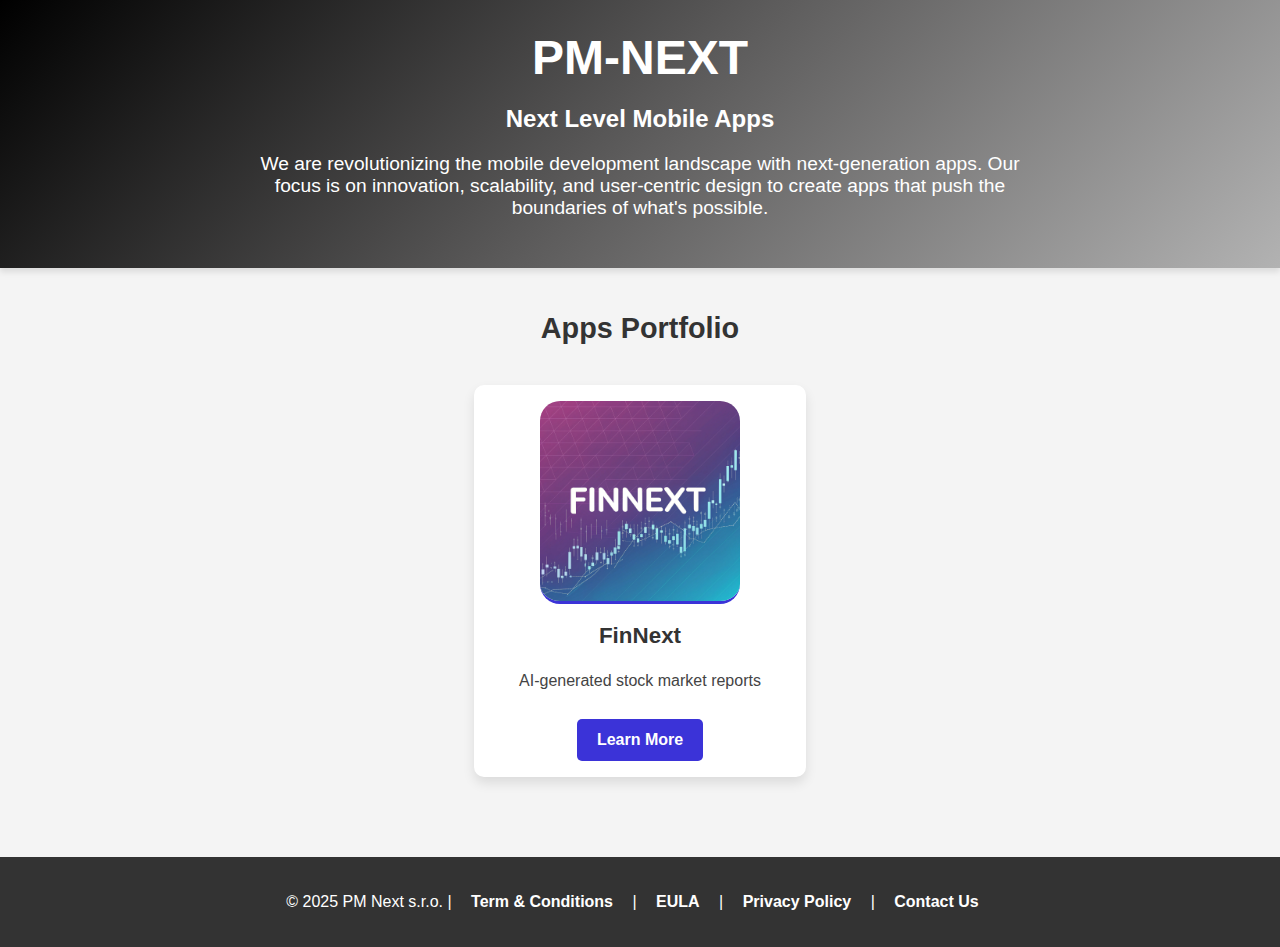
<file: index.html>
<!DOCTYPE html>
<html lang="en">
<head>
    <meta charset="UTF-8">
    <meta name="viewport" content="width=device-width, initial-scale=1.0">
    <title>NextGen Mobile Apps - Innovating the Future of Mobile Development</title>
    <style>
        body {
            font-family: 'Roboto', sans-serif;
            margin: 0;
            padding: 0;
            background-color: #f4f4f4;
            color: #333;
        }

        /* Header Styles */
        header {
            background: linear-gradient(135deg, #000000, #5c5b5b, #b2b2b2);
            color: white;
            padding: 30px 20px;
            text-align: center;
            box-shadow: 0 4px 6px rgba(0, 0, 0, 0.1);
        }

        header h1 {
            font-size: 3rem;
            margin: 0;
            animation: fadeIn 1s ease-in-out;
        }

        header p {
            font-size: 1.2rem;
            margin-top: 10px;
            max-width: 800px;
            margin-left: auto;
            margin-right: auto;
        }

        /* Animation for fade-in */
        @keyframes fadeIn {
            from {
                opacity: 0;
            }
            to {
                opacity: 1;
            }
        }

        /* Portfolio Section */
        .portfolio {
            display: flex;
            justify-content: center;
            flex-wrap: wrap;
            margin: 0px auto;
            padding: 20px;
            max-width: 1000px;
        }

        .portfolio h2 {
            width: 100%;
            text-align: center;
            font-size: 1.8rem;
            margin-bottom: 20px;
        }

        .portfolio-item {
            width: 300px;
            text-align: center;
            margin: 20px;
            border-radius: 10px;
            padding: 16px;
            background: #fff;
            box-shadow: 0 6px 12px rgba(0, 0, 0, 0.1);
            transition: transform 0.3s ease, box-shadow 0.3s ease;
        }

        .portfolio-item:hover {
            transform: translateY(-10px);
            box-shadow: 0 12px 24px rgba(0, 0, 0, 0.2);
        }

        .portfolio-item img {
            width: 200px;
            height: 200px;
            object-fit: cover;
            border-radius: 20px;
            border-bottom: 3px solid #3b33d8;
        }

        .portfolio-item h2 {
            font-size: 1.4rem;
            margin-top: 15px;
        }

        .portfolio-item p {
            font-size: 1rem;
            line-height: 1.5;
            color: #444;
        }

        .portfolio-item a {
            display: inline-block;
            margin-top: 10px;
            background-color: #3b33d8;
            color: white;
            padding: 12px 20px;
            text-decoration: none;
            border-radius: 5px;
            font-weight: bold;
            transition: background-color 0.3s ease;
        }

        .portfolio-item a:hover {
            background-color: #2a248f;
        }

        /* Footer Section */
        footer {
            background-color: #333;
            color: white;
            padding: 20px;
            text-align: center;
            margin-top: 40px;
        }

        footer a {
            color: white;
            margin: 0 15px;
            text-decoration: none;
            font-weight: bold;
        }

        footer a:hover {
            text-decoration: underline;
        }

        /* Responsive Design */
        @media (max-width: 768px) {
            .portfolio {
                flex-direction: column;
                align-items: center;
            }

            .portfolio-item {
                width: 90%;
            }
        }
    </style>
</head>
<body>

<!-- Header Section -->
<header>
    <h1>PM-NEXT</h1>
    <h2>Next Level Mobile Apps</h2>
    <p>We are revolutionizing the mobile development landscape with next-generation apps. Our focus is on innovation, scalability, and user-centric design to create apps that push the boundaries of what's possible.</p>
</header>

<!-- Portfolio Section -->
<section class="portfolio">
    <h2>Apps Portfolio</h2>
    <div class="portfolio-item">
        <img src="images/fnIcon.png" alt="FinNext App">
        <h2>FinNext</h2>
        <p>AI-generated stock market reports</p>
        <a href="finnextApp.html">Learn More</a>
    </div>
</section>

<!-- Footer Section -->
<footer>
    <p>&copy; 2025 PM Next s.r.o. | <a href="terms.html">Term & Conditions</a> | <a href="eula.html">EULA</a> | <a href="privacy.html">Privacy Policy</a> | <a href="support.html">Contact Us</a>
</footer>

</body>
</html>
</file>
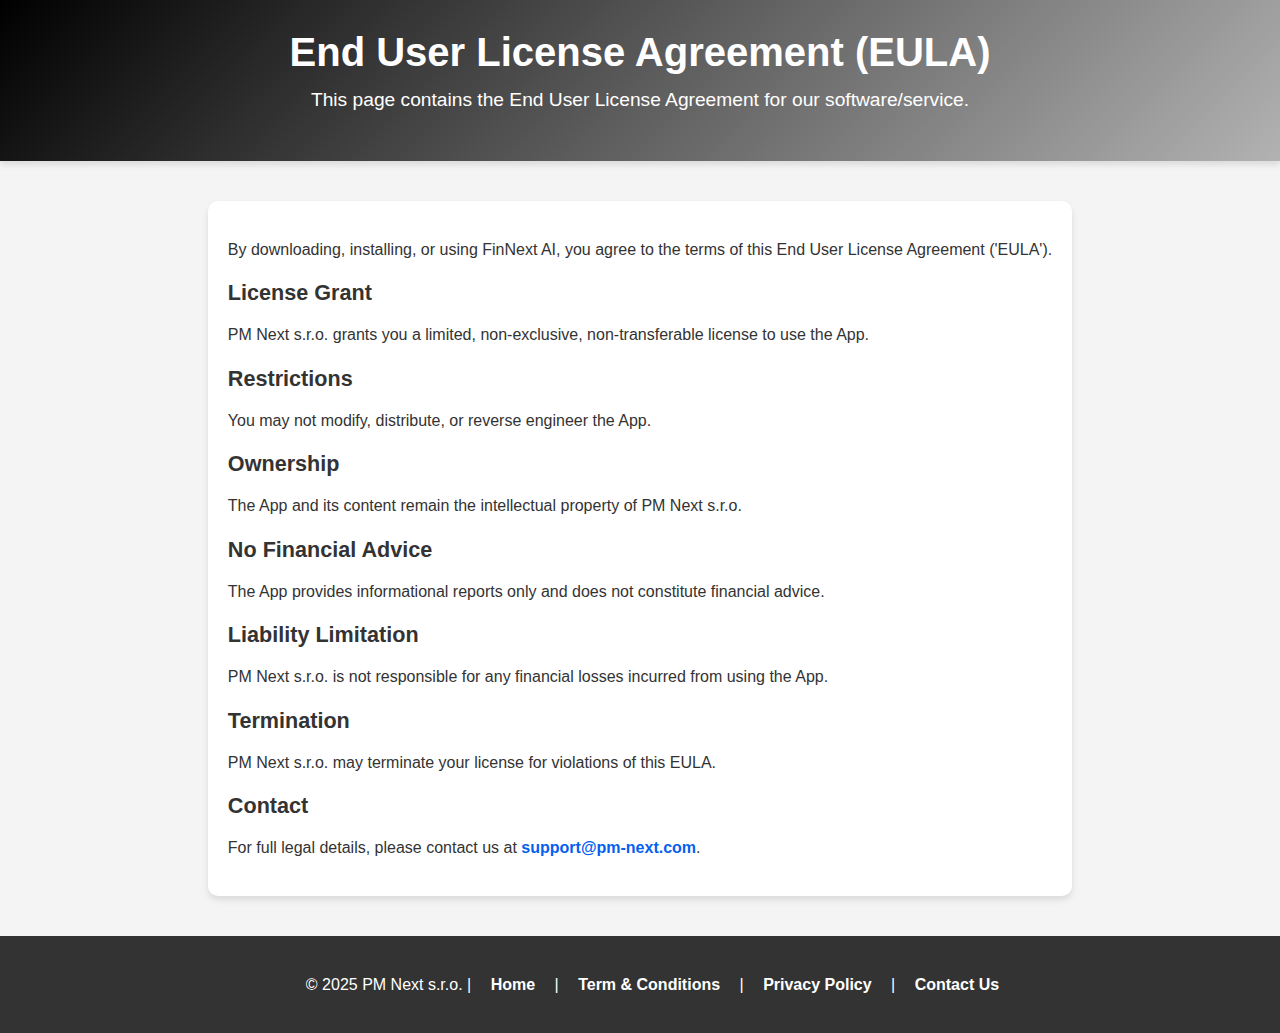
<file: eula.html>
<!DOCTYPE html>
<html lang="en">
<head>
    <meta charset="UTF-8">
    <meta name="viewport" content="width=device-width, initial-scale=1.0">
    <title>Terms and Conditions - NextGen Mobile Apps</title>
    <style>
        body {
            font-family: 'Roboto', sans-serif;
            margin: 0;
            padding: 0;
            background-color: #f4f4f4;
            color: #333;
            min-height: 100vh;
            display: flex;
            flex-direction: column;
        }

        /* Header Styles */
        header {
            background: linear-gradient(135deg, #000, #5c5b5b, #b2b2b2);
            color: white;
            padding: 30px 20px;
            text-align: center;
            box-shadow: 0 4px 6px rgba(0, 0, 0, 0.1);
        }

        header h1 {
            font-size: 2.5rem;
            margin: 0;
            animation: fadeIn 1s ease-in-out;
        }

        header p {
            font-size: 1.2rem;
            margin-top: 10px;
            max-width: 800px;
            margin-left: auto;
            margin-right: auto;
        }

        /* Animation for fade-in */
        @keyframes fadeIn {
            from {
                opacity: 0;
            }
            to {
                opacity: 1;
            }
        }

        /* Content Section */
        .content {
            flex: 1;
            padding: 20px;
            max-width: 1000px;
            margin: 40px auto;
            background-color: #fff;
            box-shadow: 0 4px 6px rgba(0, 0, 0, 0.1);
            border-radius: 10px;
        }

        h2 {
            font-size: 1.35rem;
            color: #333;
            margin-bottom: 15px;
        }

        p {
            font-size: 1rem;
            line-height: 1.6;
            margin-bottom: 15px;
        }

        ul {
            margin: 10px 0;
            padding-left: 20px;
        }

        a {
            color: #065fef;
            text-decoration: none;
            font-weight: bold;
        }

        a:hover {
            text-decoration: underline;
        }

        /* Footer Styles */
        footer {
            background-color: #333;
            color: white;
            padding: 20px;
            text-align: center;
            width: 100%;
            margin-top: auto;
        }

        footer a {
            color: white;
            margin: 0 15px;
            text-decoration: none;
            font-weight: bold;
        }

        footer a:hover {
            text-decoration: underline;
        }

        /* Responsive Styles */
        @media (max-width: 768px) {
            header h1 {
                font-size: 2rem;
            }

            .content {
                padding: 15px;
            }

            footer {
                padding: 15px;
            }
        }
    </style>
</head>
<body>

<!-- Header Section -->
<header>
    <h1>End User License Agreement (EULA)</h1>
    <p>This page contains the End User License Agreement for our software/service.</p>
</header>

<!-- Content Section -->
<section class="content">
    <p>By downloading, installing, or using FinNext AI, you agree to the terms of this End User License Agreement ('EULA').</p>

    <h2>License Grant</h2>
    <p>PM Next s.r.o. grants you a limited, non-exclusive, non-transferable license to use the App.</p>

    <h2>Restrictions</h2>
    <p>You may not modify, distribute, or reverse engineer the App.</p>

    <h2>Ownership</h2>
    <p>The App and its content remain the intellectual property of PM Next s.r.o.</p>

    <h2>No Financial Advice</h2>
    <p>The App provides informational reports only and does not constitute financial advice.</p>

    <h2>Liability Limitation</h2>
    <p>PM Next s.r.o. is not responsible for any financial losses incurred from using the App.</p>

    <h2>Termination</h2>
    <p>PM Next s.r.o. may terminate your license for violations of this EULA.</p>

    <h2>Contact</h2>
    <p>For full legal details, please contact us at <a href="mailto:support@pm-next.com">support@pm-next.com</a>.</p>
</section>

<!-- Footer Section -->
<footer>
    <p>&copy; 2025 PM Next s.r.o. | <a href="index.html">Home</a> | <a href="terms.html">Term & Conditions</a> | <a href="privacy.html">Privacy Policy</a> | <a href="support.html">Contact Us</a>
</footer>

</body>
</html>
</file>
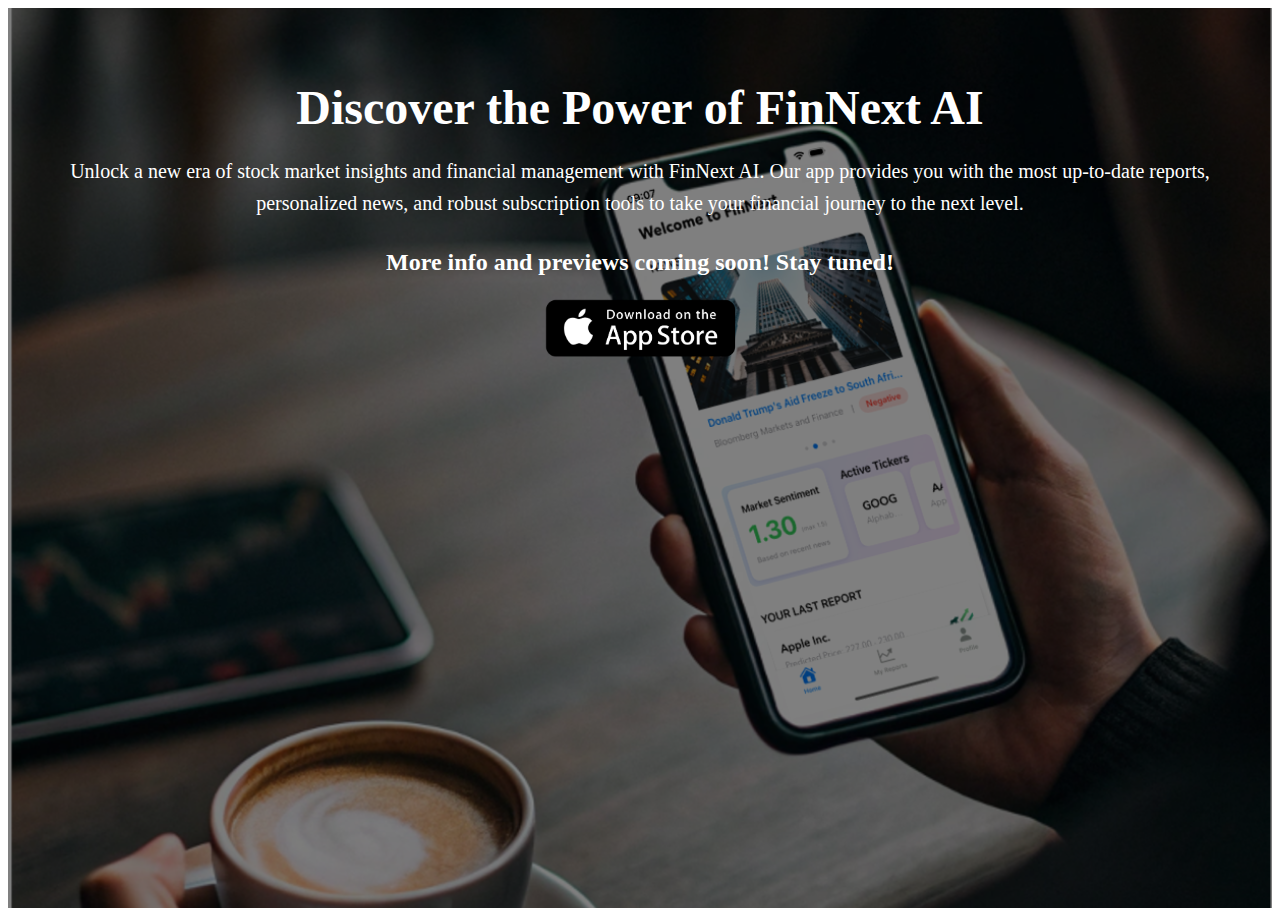
<file: finnextApp.html>
<!DOCTYPE html>
<html lang="en">
<head>
    <meta charset="UTF-8">
    <meta name="viewport" content="width=device-width, initial-scale=1.0">
    <title>App Overview</title>
    <style>

        /* Container for the entire app overview page */
        .app-overview-container {
            position: relative;
            height: 100vh;
            overflow: hidden;
        }

        /* Background Image with Dark Overlay */
        .background-image {
            background-image: url('images/background.png');
            background-size: cover;
            background-position: center;
            height: 100%;
            width: 100%;
            position: absolute;
            top: 0;
            left: 0;
        }

        .overlay {
            position: absolute;
            top: 0;
            left: 0;
            width: 100%;
            height: 100%;
            background-color: rgba(0, 0, 0, 0.5); /* Dark overlay */
        }

        /* Content section */
        .content {
            position: relative;
            z-index: 1;
            padding: 40px;
            text-align: center;
            color: #fff;
            flex-grow: 1;
        }

        /* Title */
        .header h1 {
            font-size: 3rem;
            font-weight: bold;
            margin-bottom: 20px;
            color: #fff;
        }

        /* Description */
        .description {
            font-size: 1.25rem;
            line-height: 1.6;
            margin-bottom: 30px;
        }

        /* App Store Button */
        .app-store-button img {
            width: 200px;
            transition: transform 0.3s ease;
        }

        .app-store-button img:hover {
            transform: scale(1.1); /* Slight hover effect */
        }

        /* Images of the app */
        .app-images {
            display: flex;
            justify-content: center;
            gap: 20px;
            margin-top: 30px;
        }

        .image-container img {
            width: 300px;
            height: auto;
            border-radius: 15px;
            box-shadow: 0 4px 12px rgba(0, 0, 0, 0.3);
        }

        /* Add responsiveness for mobile */
        @media (max-width: 768px) {
            .app-images {
                flex-direction: column;
            }

            .image-container img {
                width: 90%;
            }

            .header h1 {
                font-size: 2rem;
            }

            .description {
                font-size: 1rem;
            }
        }
    </style>
</head>
<body>
    <div class="app-overview-container">
        <!-- Background with dark overlay -->
        <div class="background-image">
            <div class="overlay"></div>
        </div>

        <div class="content">
            <header class="header">
                <h1>Discover the Power of FinNext AI</h1>
                <p class="description">
                    Unlock a new era of stock market insights and financial management with FinNext AI.
                    Our app provides you with the most up-to-date reports, personalized news, and robust subscription tools to take your financial journey to the next level.
                </p>

                <p>
                    <h2>
                        More info and previews coming soon! Stay tuned!
                    </h2>
                </p>

                <div class="button-container">
                    <a href="https://apps.apple.com" class="app-store-button">
                        <img src="images/appstorebadge.png" alt="Download on the App Store">
                    </a>
                </div>
            </header>
        </div>
    </div>
</body>
</html>
</file>
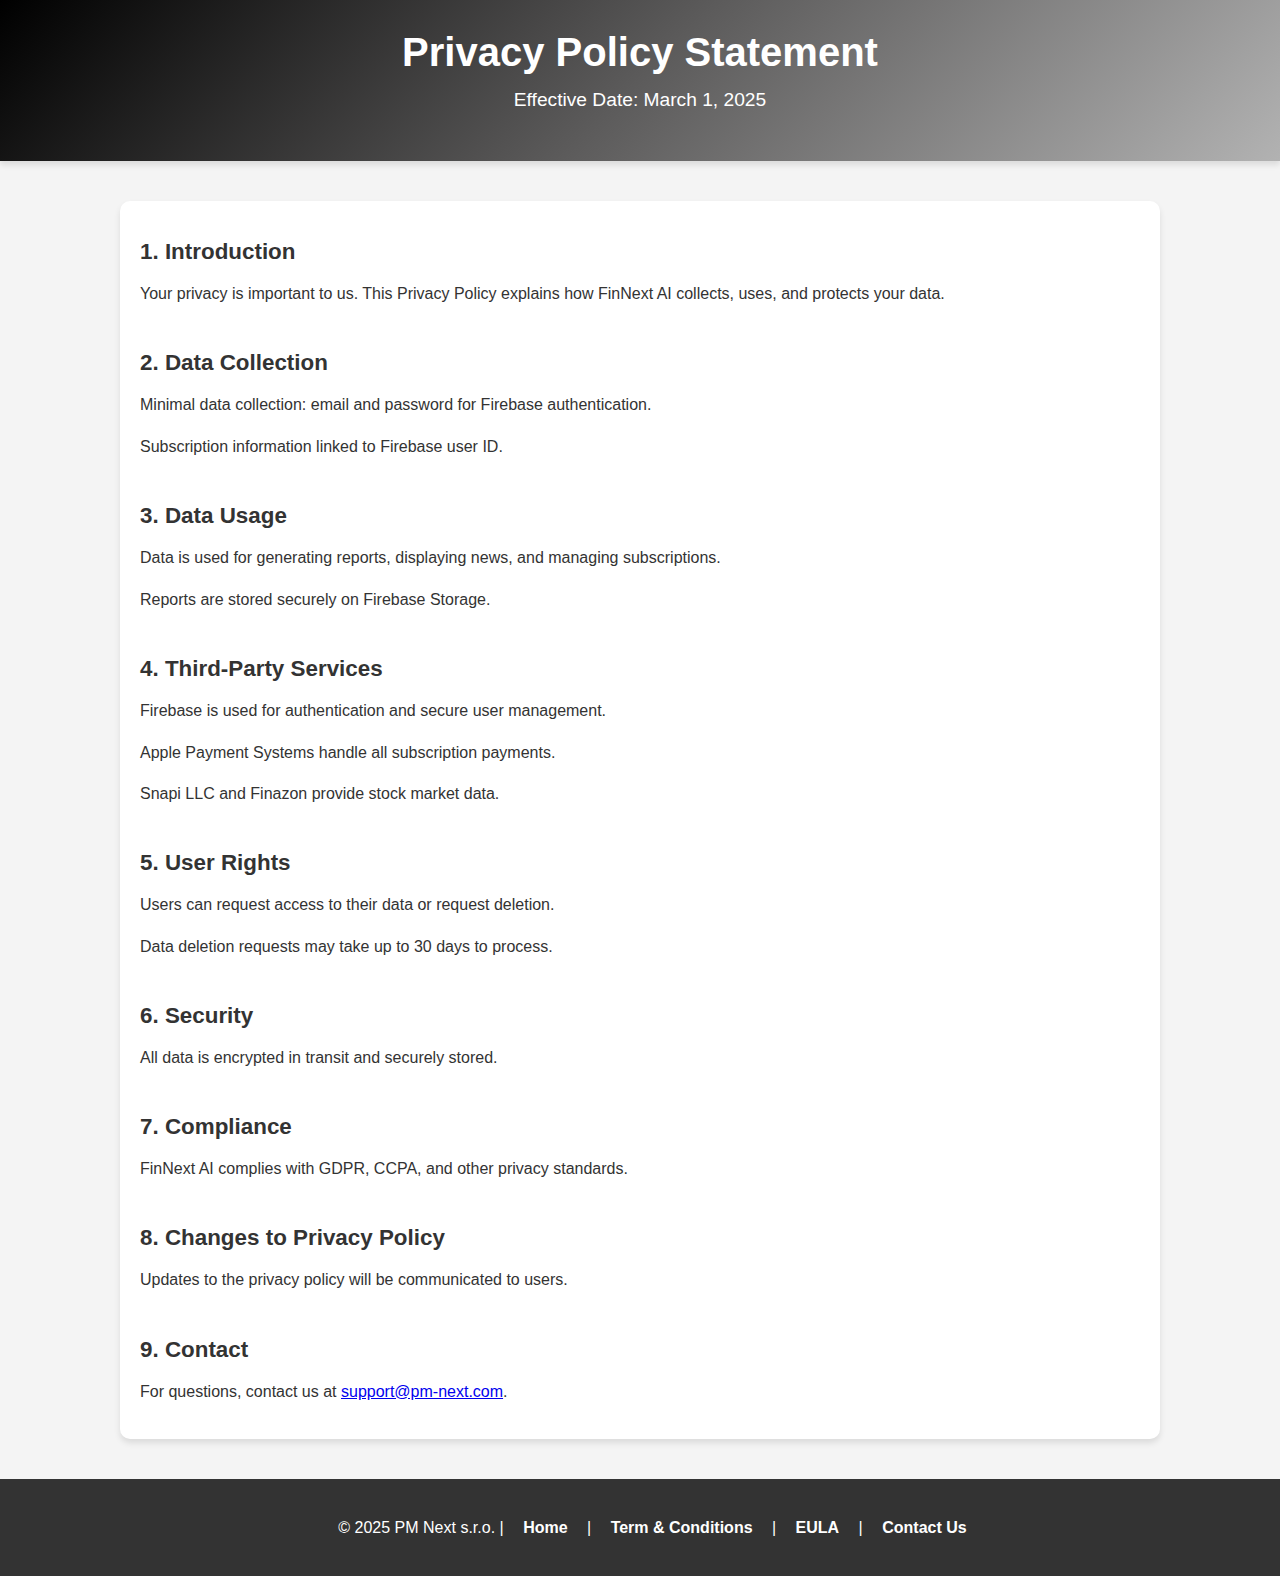
<file: privacy.html>
<!DOCTYPE html>
<html lang="en">
<head>
    <meta charset="UTF-8">
    <meta name="viewport" content="width=device-width, initial-scale=1.0">
    <title>Terms and Conditions - NextGen Mobile Apps</title>
    <style>
        body {
            font-family: 'Roboto', sans-serif;
            margin: 0;
            padding: 0;
            background-color: #f4f4f4;
            color: #333;
        }

        /* Header Styles */
        header {
            background: linear-gradient(135deg, #000000, #5c5b5b, #b2b2b2);
            color: white;
            padding: 30px 20px;
            text-align: center;
            box-shadow: 0 4px 6px rgba(0, 0, 0, 0.1);
        }

        header h1 {
            font-size: 2.5rem;
            margin: 0;
            animation: fadeIn 1s ease-in-out;
        }

        header p {
            font-size: 1.2rem;
            margin-top: 10px;
            max-width: 800px;
            margin-left: auto;
            margin-right: auto;
        }

        /* Animation for fade-in */
        @keyframes fadeIn {
            from {
                opacity: 0;
            }
            to {
                opacity: 1;
            }
        }

        /* Content Section */
        .content {
            padding: 20px;
            max-width: 1000px;
            margin: 40px auto;
            background-color: #fff;
            box-shadow: 0 4px 6px rgba(0, 0, 0, 0.1);
            border-radius: 10px;
        }
        
        .spacer {
            height: 10px;
            width: 100%;  
        }

        h2 {
            font-size: 1.4rem;
            color: #333;
            margin-bottom: 15px;
        }

        p {
            font-size: 1rem;
            line-height: 1.6;
            margin-bottom: 15px;
        }

        ul {
            margin: 10px 0;
            padding-left: 20px;
        }

        footer {
            background-color: #333;
            color: white;
            padding: 20px;
            text-align: center;
            width: 100%;
        }

        footer a {
            color: white;
            margin: 0 15px;
            text-decoration: none;
            font-weight: bold;
        }

        footer a:hover {
            text-decoration: underline;
        }

        /* Responsive Styles */
        @media (max-width: 768px) {
            header {
                padding: 20px 10px;
            }

            header h1 {
                font-size: 1.8rem;
            }

            header p {
                font-size: 1rem;
                padding: 0 10px;
            }

            .content {
                padding: 15px;
                margin: 20px 10px;
            }

            h2 {
                font-size: 1.2rem;
            }

            p {
                font-size: 0.95rem;
                line-height: 1.5;
            }

            footer {
                position: relative;
                padding: 20px;
            }
        }
    </style>
</head>
<body>

<!-- Header Section -->
<header>
    <h1>Privacy Policy Statement</h1>
    <p>Effective Date: March 1, 2025</p>
</header>

<!-- Content Section -->
<section class="content">
    <h2>1. Introduction</h2>
    <p>Your privacy is important to us. This Privacy Policy explains how FinNext AI collects, uses, and protects your data.</p>
    <div class="spacer"></div>

    <h2>2. Data Collection</h2>
    <p>Minimal data collection: email and password for Firebase authentication.</p>
    <p>Subscription information linked to Firebase user ID.</p>
    <div class="spacer"></div>

    <h2>3. Data Usage</h2>
    <p>Data is used for generating reports, displaying news, and managing subscriptions.</p>
    <p>Reports are stored securely on Firebase Storage.</p>
    <div class="spacer"></div>

    <h2>4. Third-Party Services</h2>
    <p>Firebase is used for authentication and secure user management.</p>
    <p>Apple Payment Systems handle all subscription payments.</p>
    <p>Snapi LLC and Finazon provide stock market data.</p>
    <div class="spacer"></div>

    <h2>5. User Rights</h2>
    <p>Users can request access to their data or request deletion.</p>
    <p>Data deletion requests may take up to 30 days to process.</p>
    <div class="spacer"></div>

    <h2>6. Security</h2>
    <p>All data is encrypted in transit and securely stored.</p>
    <div class="spacer"></div>

    <h2>7. Compliance</h2>
    <p>FinNext AI complies with GDPR, CCPA, and other privacy standards.</p>
    <div class="spacer"></div>

    <h2>8. Changes to Privacy Policy</h2>
    <p>Updates to the privacy policy will be communicated to users.</p>
    <div class="spacer"></div>

    <h2>9. Contact</h2>
    <p>For questions, contact us at <a href="mailto:support@pm-next.com">support@pm-next.com</a>.</p>
</section>

<!-- Footer Section -->
<footer>
    <p>&copy; 2025 PM Next s.r.o. | <a href="index.html">Home</a> | <a href="terms.html">Term & Conditions</a> | <a href="eula.html">EULA</a> | <a href="support.html">Contact Us</a>
</footer>

</body>
</html>
</file>
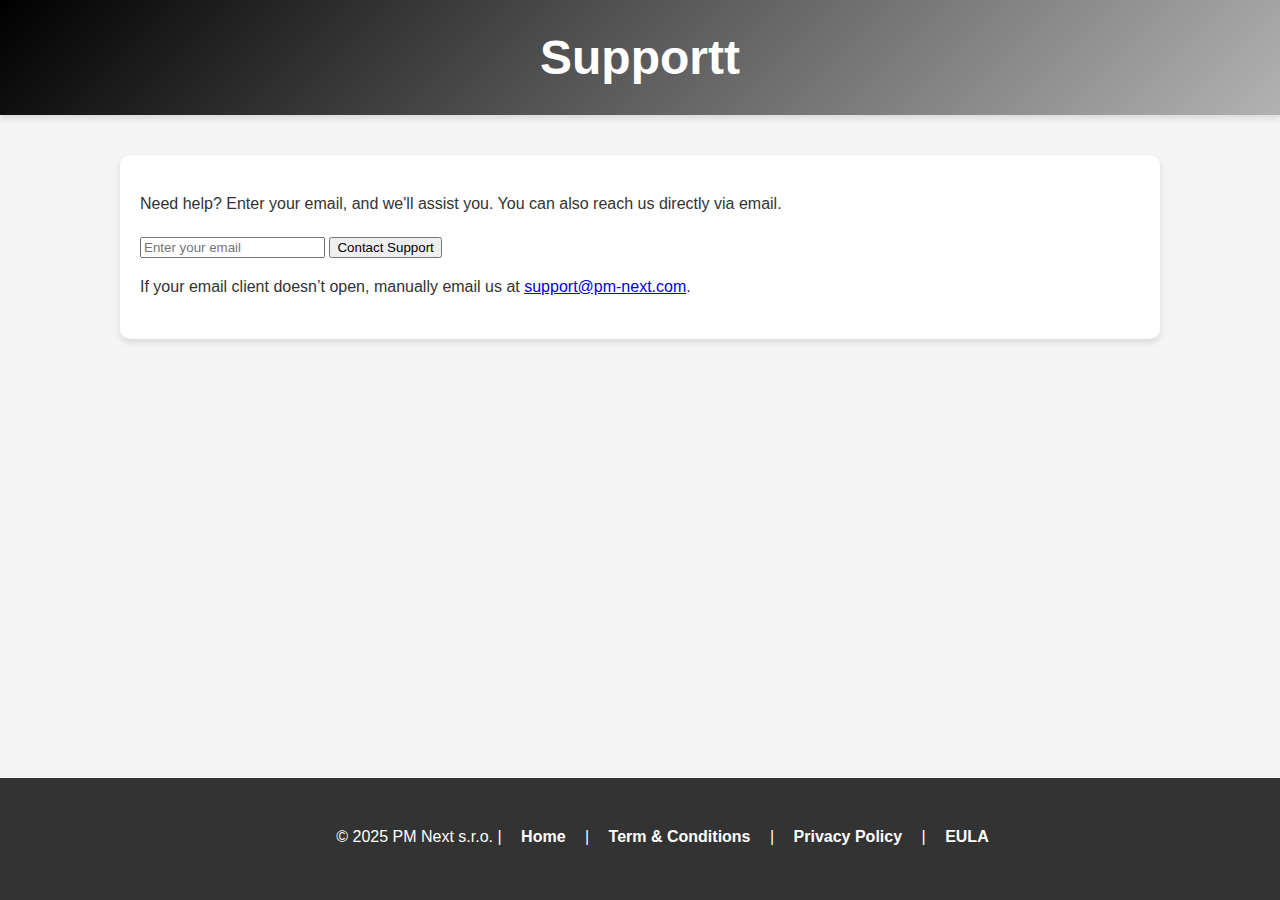
<file: support.html>
<!DOCTYPE html>
<html lang="en">
<head>
    <meta charset="UTF-8">
    <meta name="viewport" content="width=device-width, initial-scale=1.0">
    <title>Support - FinNext AI</title>
    <link rel="stylesheet" href="styles.css">
</head>
<body>

    <header>
        <h1>Supportt</h1>
    </header>

    <div class="support-container">
        <div class="background-image"></div>
        <div class="overlay"></div>

        <div class="content">
            <p class="description">Need help? Enter your email, and we'll assist you. You can also reach us directly via email.</p>

            <!-- Support Form -->
            <form class="support-form" onsubmit="openMailClient(event)">
                <input type="email" id="email" name="email" placeholder="Enter your email" required>
                <button type="submit">Contact Support</button>
            </form>

            <!-- Alternative Contact Message -->
            <p class="alternative">
                If your email client doesn’t open, manually email us at  
                <a href="mailto:support@pm-next.com">support@pm-next.com</a>.
            </p>
        </div>
    </div>

    <script>
        function openMailClient(event) {
            event.preventDefault(); // Prevent actual form submission
            const emailInput = document.getElementById("email").value;
            if (emailInput) {
                window.location.href = `mailto:support@pm-next.com?subject=Support Request&body=Hello, my email is ${emailInput}. I need help with...`;
            }
        }
    </script>

<!-- Footer Section -->
<footer>
    <p>&copy; 2025 PM Next s.r.o. | <a href="index.html">Home</a> | <a href="terms.html">Term & Conditions</a> | <a href="privacy.html">Privacy Policy</a> | <a href="eula.html">EULA</a></p>
</footer>
</body>
</html>
</file>
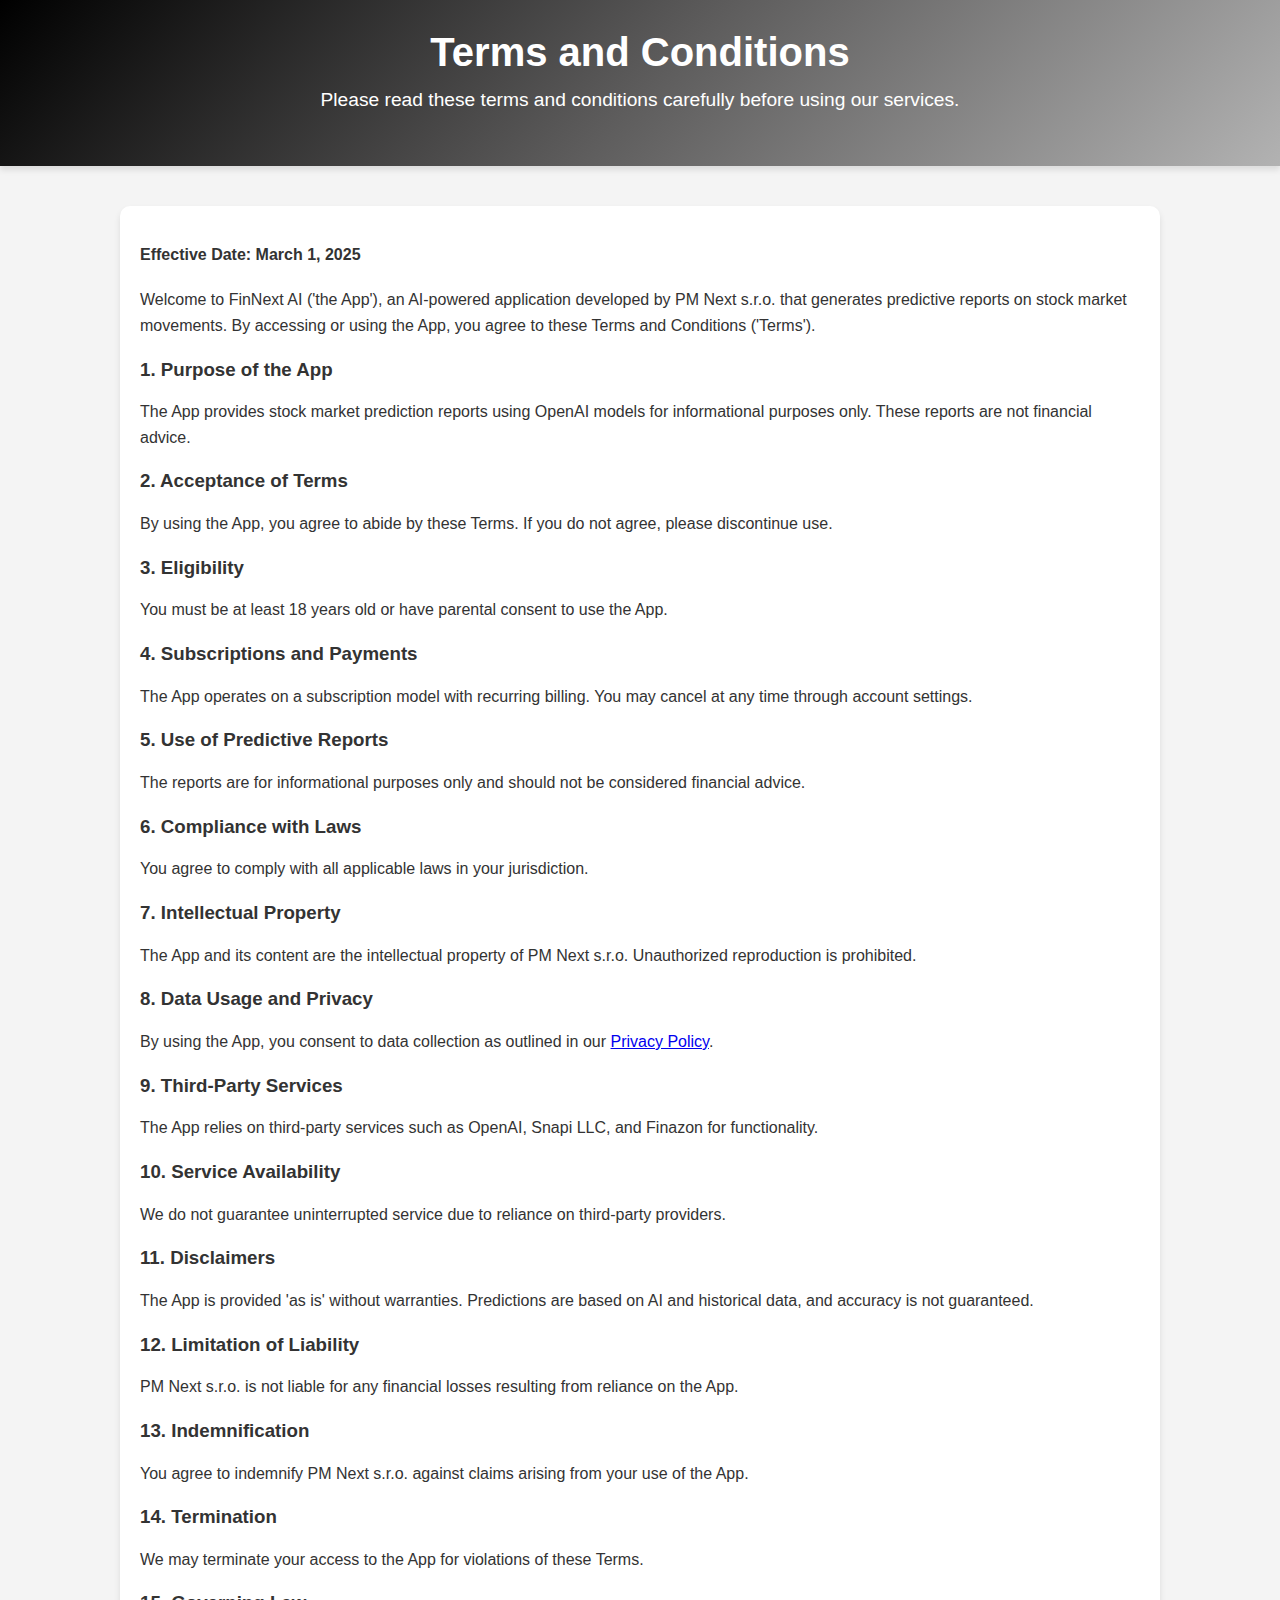
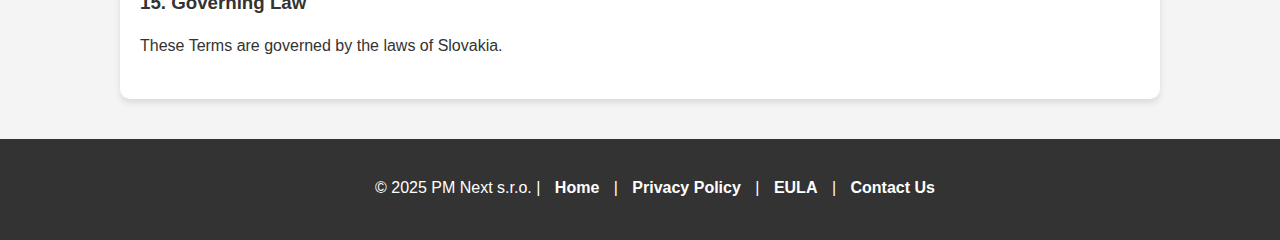
<file: terms.html>
<!DOCTYPE html>
<html lang="en">
<head>
    <meta charset="UTF-8">
    <meta name="viewport" content="width=device-width, initial-scale=1.0">
    <title>Terms and Conditions - FinNext AI</title>
    <style>
        body {
            font-family: 'Roboto', sans-serif;
            margin: 0;
            padding: 0;
            background-color: #f4f4f4;
            color: #333;
        }

        header {
            background: linear-gradient(135deg, #000, #5c5b5b, #b2b2b2);
            color: white;
            padding: 30px 20px;
            text-align: center;
            box-shadow: 0 4px 6px rgba(0, 0, 0, 0.1);
        }

        header h1 {
            font-size: 2.5rem;
            margin: 0;
            animation: fadeIn 1s ease-in-out;
        }

        header p {
            font-size: 1.2rem;
            margin-top: 10px;
            max-width: 800px;
            margin-left: auto;
            margin-right: auto;
        }

        @keyframes fadeIn {
            from { opacity: 0; }
            to { opacity: 1; }
        }

        .content {
            padding: 20px;
            max-width: 1000px;
            margin: 40px auto;
            background-color: #fff;
            box-shadow: 0 4px 6px rgba(0, 0, 0, 0.1);
            border-radius: 10px;
        }

        h2, h3 {
            color: #333;
        }

        p {
            font-size: 1rem;
            line-height: 1.6;
            margin-bottom: 20px;
        }

        ul {
            padding-left: 20px;
        }

        footer {
            background-color: #333;
            color: white;
            padding: 20px;
            text-align: center;
            position: relative;
            width: 100%;
            margin-top: 40px;
        }

        footer a {
            color: white;
            margin: 0 10px;
            text-decoration: none;
            font-weight: bold;
        }

        footer a:hover {
            text-decoration: underline;
        }

        @media (max-width: 768px) {
            header h1 {
                font-size: 2rem;
            }

            .content {
                padding: 15px;
            }
        }
    </style>
</head>
<body>
    <header>
        <h1>Terms and Conditions</h1>
        <p>Please read these terms and conditions carefully before using our services.</p>
    </header>

    <section class="content">
        <p><b>Effective Date: March 1, 2025</b></p>
        <p>Welcome to FinNext AI ('the App'), an AI-powered application developed by PM Next s.r.o. that generates predictive reports on stock market movements. By accessing or using the App, you agree to these Terms and Conditions ('Terms').</p>

        <h3>1. Purpose of the App</h3>
        <p>The App provides stock market prediction reports using OpenAI models for informational purposes only. These reports are not financial advice.</p>

        <h3>2. Acceptance of Terms</h3>
        <p>By using the App, you agree to abide by these Terms. If you do not agree, please discontinue use.</p>

        <h3>3. Eligibility</h3>
        <p>You must be at least 18 years old or have parental consent to use the App.</p>

        <h3>4. Subscriptions and Payments</h3>
        <p>The App operates on a subscription model with recurring billing. You may cancel at any time through account settings.</p>

        <h3>5. Use of Predictive Reports</h3>
        <p>The reports are for informational purposes only and should not be considered financial advice.</p>

        <h3>6. Compliance with Laws</h3>
        <p>You agree to comply with all applicable laws in your jurisdiction.</p>

        <h3>7. Intellectual Property</h3>
        <p>The App and its content are the intellectual property of PM Next s.r.o. Unauthorized reproduction is prohibited.</p>

        <h3>8. Data Usage and Privacy</h3>
        <p>By using the App, you consent to data collection as outlined in our <a href="#">Privacy Policy</a>.</p>

        <h3>9. Third-Party Services</h3>
        <p>The App relies on third-party services such as OpenAI, Snapi LLC, and Finazon for functionality.</p>

        <h3>10. Service Availability</h3>
        <p>We do not guarantee uninterrupted service due to reliance on third-party providers.</p>

        <h3>11. Disclaimers</h3>
        <p>The App is provided 'as is' without warranties. Predictions are based on AI and historical data, and accuracy is not guaranteed.</p>

        <h3>12. Limitation of Liability</h3>
        <p>PM Next s.r.o. is not liable for any financial losses resulting from reliance on the App.</p>

        <h3>13. Indemnification</h3>
        <p>You agree to indemnify PM Next s.r.o. against claims arising from your use of the App.</p>

        <h3>14. Termination</h3>
        <p>We may terminate your access to the App for violations of these Terms.</p>

        <h3>15. Governing Law</h3>
        <p>These Terms are governed by the laws of Slovakia.</p>
    </section>

    <footer>
        <p>&copy; 2025 PM Next s.r.o. | <a href="index.html">Home</a> | <a href="privacy.html">Privacy Policy</a> | <a href="eula.html">EULA</a> | <a href="support.html">Contact Us</a></p>
    </footer>
</body>
</html>
</file>
<file: styles.css>
body {
    font-family: 'Roboto', sans-serif;
    margin: 0;
    padding: 0;
    background-color: #f4f4f4;
    color: #333;
}

/* Header Styles */
header {
    background: linear-gradient(135deg, #000000, #5c5b5b, #b2b2b2);
    color: white;
    padding: 30px 20px;
    text-align: center;
    box-shadow: 0 4px 6px rgba(0, 0, 0, 0.1);
}

header h1 {
    font-size: 3rem;
    margin: 0;
    animation: fadeIn 1s ease-in-out;
}

header p {
    font-size: 1.2rem;
    margin-top: 10px;
    max-width: 800px;
    margin-left: auto;
    margin-right: auto;
}

/* Animation for fade-in */
@keyframes fadeIn {
    from {
        opacity: 0;
    }
    to {
        opacity: 1;
    }
}

/* Content Section */
.content {
    padding: 20px 20px;
    max-width: 1000px;
    margin: 40px auto;
    background-color: #fff;
    box-shadow: 0 4px 6px rgba(0, 0, 0, 0.1);
    border-radius: 10px;
}

.spacer {
    height: 10px;
    width: 100%;  
}

h2 {
    font-size: 1.35rem;
    color: #333;
    margin-bottom: 20px;
}

p {
    font-size: 1rem;
    line-height: 1.6;
    margin-bottom: 20px;
}

ul {
    margin: 10px 0;
    padding-left: 20px;
}

footer {
    background-color: #333;
    color: white;
    padding: 30px;
    text-align: center;
    position: fixed;
    width: 100%;
    bottom: 0;
}

footer a {
    color: white;
    margin: 0 15px;
    text-decoration: none;
    font-weight: bold;
}

footer a:hover {
    text-decoration: underline;
}

/* Media Queries */
@media (max-width: 768px) {
    header h1 {
        font-size: 2rem;
    }

    .content {
        padding: 20px;
    }
}
</file>
